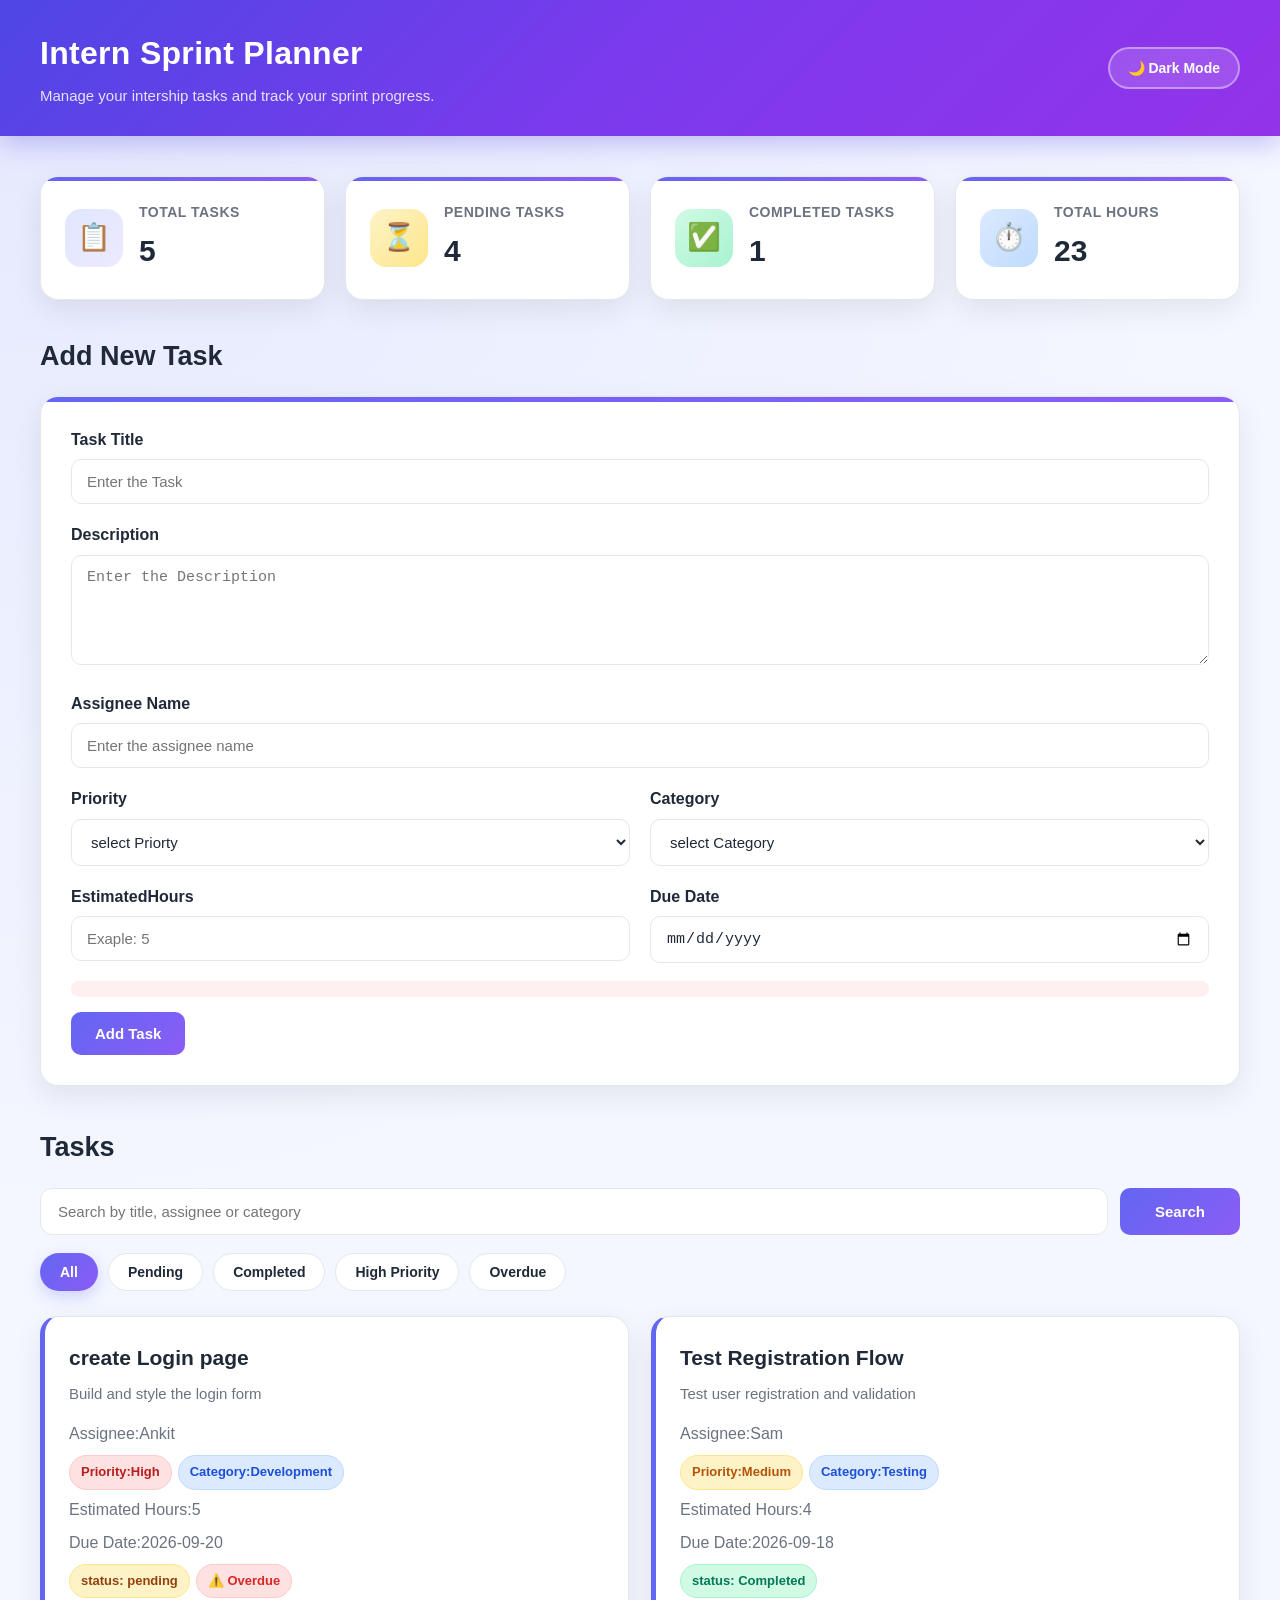
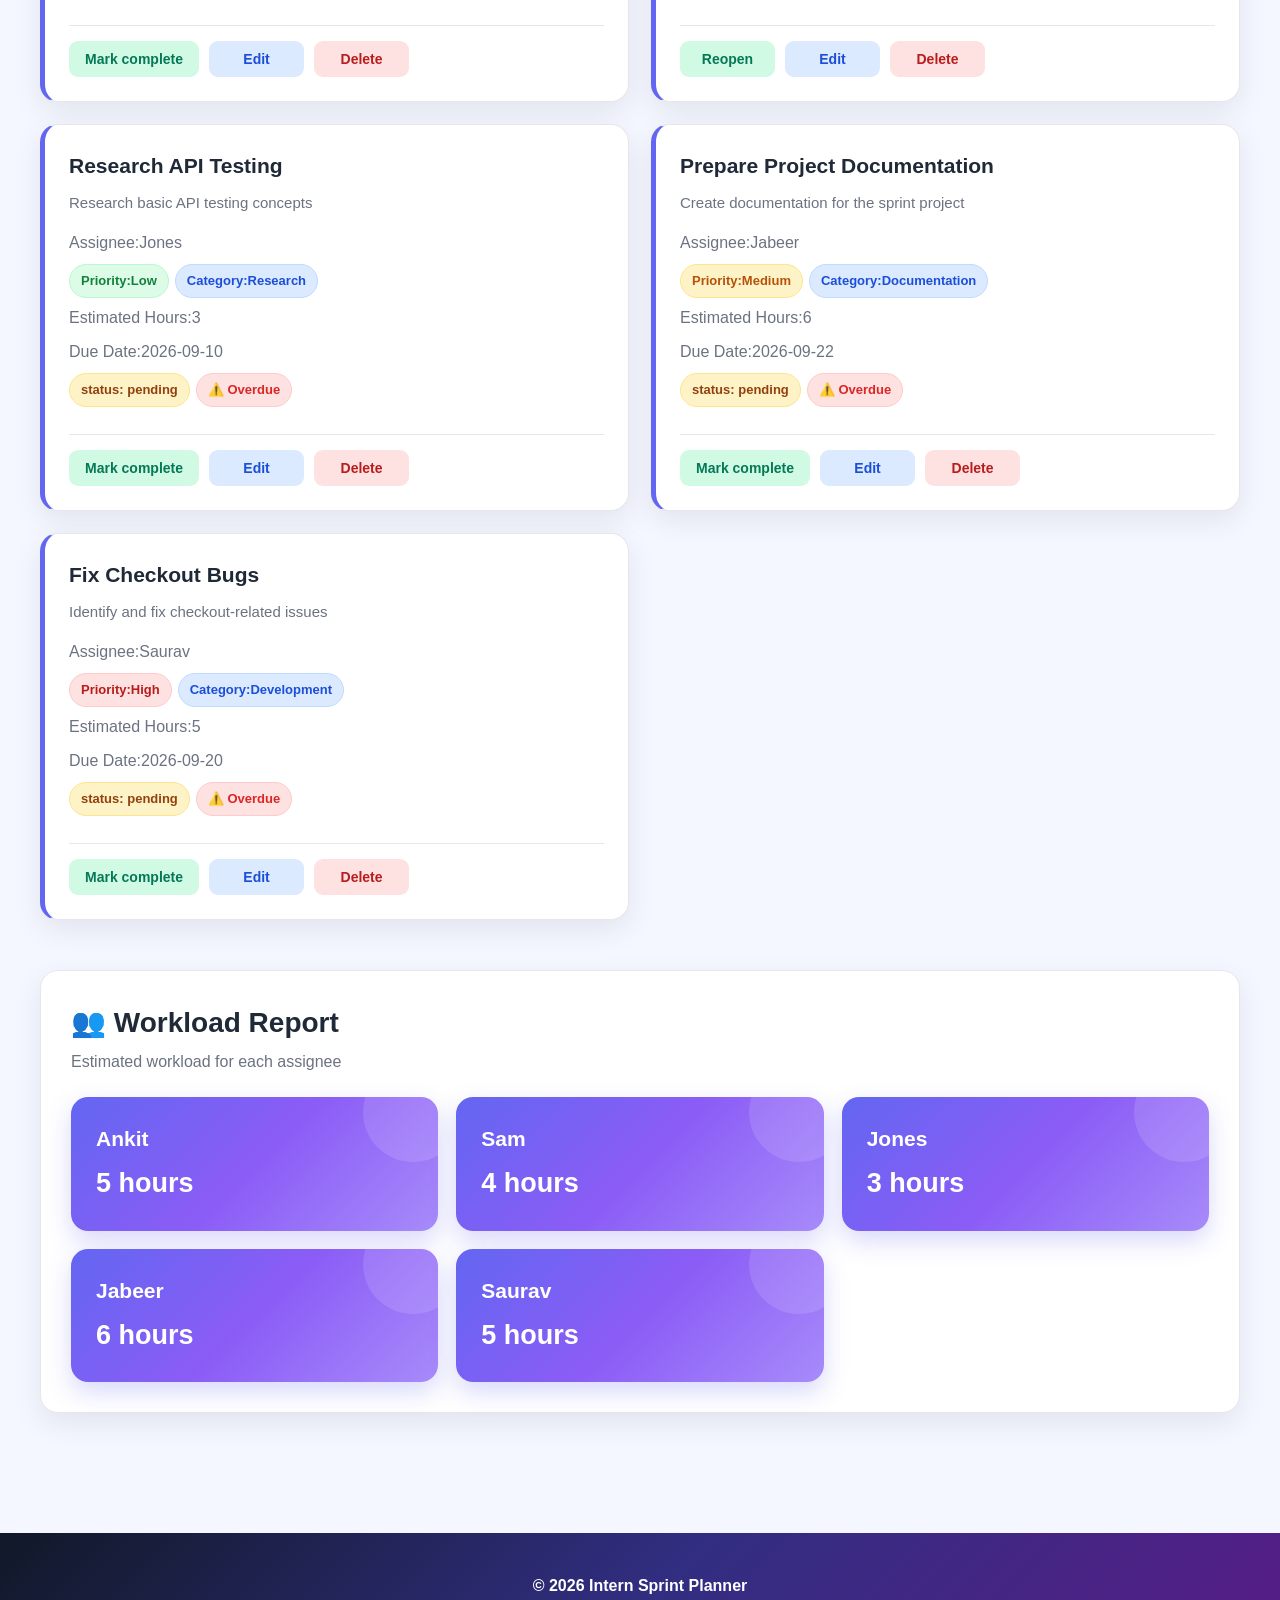
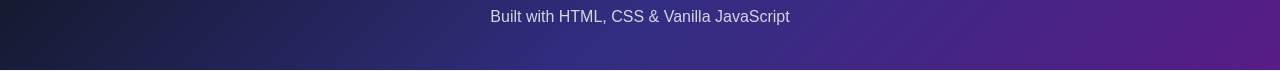
<file: Assignments/Intern_sprint_planner/Index.html>
<!DOCTYPE html>
<html lang="en">
<head>
    <meta charset="UTF-8">
    <meta name="viewport" content="width=device-width, initial-scale=1.0">
    <title>Intern Sprint Planner</title>
    <link rel="stylesheet" href="style.css">
</head>
<body>
    <header>
        <div class="container">
            <h1>Intern Sprint Planner</h1>
            <p>Manage your intership tasks and track your sprint progress.</p>
        </div>
        <button id="themeToggle" class="theme-toggle">
               🌙 Dark Mode
        </button>
    </header>
    <main class="dashboard">
        
        <section>
            <div class ="Summary-card">
                <div class ="card-Icon">📋</div>
                <div>
                  <h3>Total tasks</h3>
                  <p id="totalTasks">0</p>
                </div>
            </div>
            <div class ="Summary-card">
                <div class ="card-Icon">⏳</div>
                <div>
                  <h3>Pending tasks</h3>
                  <p id="pendingTasks">0</p>
                </div>
            </div>
            <div class ="Summary-card">
                <div class ="card-Icon">✅</div>
                <div>
                  <h3>Completed tasks</h3>
                  <p id="completedTasks">0</p>
                </div>
            </div>
            <div class ="Summary-card">
                <div class ="card-Icon">⏱️</div>
                <div>
                  <h3>Total Hours</h3>
                  <p id="totalHours">0</p>
                </div>
            </div>

        </section>

        <section class ="section">

            <h2>Add New Task</h2>
            <form id="taskForm">
               <div class="form-group">
                <label for="taskTittle">Task Title</label>
                  <input
                    type="text"
                    id="taskTitle"
                    placeholder="Enter the Task"
                  >
                </div>
               <div class="form-group">
                 <label for="taskDescription">Description</label>
                   <textarea
                     id="taskDescription"
                      placeholder="Enter the Description"
                   ></textarea>
               </div>
               <div class="form-group">
                  <label for="assignee">Assignee Name</label>
                    <input
                      type="text"
                      id="assignee"
                      placeholder="Enter the assignee name"
                    >
               </div>
              <div class="form-row">
                  <div class="form-group">
                      <label for="priority">Priority</label>

                      <select id="priority">
                        <option value="">select Priorty</option>
                        <option value="High">High</option>
                        <option value="Medium">Medium</option>
                        <option value="Low">Low</option>
                       </select>

                    </div>

                 <div class="form-group">
                    <label for="category">Category</label>

                    <select id="category">
                        <option value="">select Category</option>
                        <option value="Development">Development</option>
                        <option value="Testing">Testing</option>
                        <option value="Research">Research</option>
                        <option value="Documentation">Documentation</option>
                    </select>

                  </div>

                </div>
                
               <div class="form-row">
                 <div class="form-group">
                     <label for="estimatedHours">EstimatedHours</label>
                      <input 
                      type="number"
                      id="estimatedHours"
                      Placeholder="Exaple: 5"
                     >
                 </div>

                 <div class="form-group">
                    <label for="duedate">Due Date</label>
                    <input 
                      type="date"
                      id="dueDate"
                    >
                </div>
                
             </div>

             <div id="validationMessage"></div>

                <button type="submit" class="btn">
                   Add Task
                </button>

            </form>

        </section>

        <section class="section">
            <h2>Tasks</h2>
            <div class="search-container">
                <input
                   type="text"
                   id="searchInput"
                   placeholder="Search by title, assignee or category"
                >

                <button id ="searchButton" class="btn">
                    Search
                </button>
            </div>

            <div class="filter-Container">
                 <button class="filter-btn active" data-filter="all">
                     All
                 </button>

                 <button class="filter-btn " data-filter="pending">
                     Pending
                 </button>

                 <button class="filter-btn " data-filter="completed">
                     Completed
                 </button>
                 <button class="filter-btn " data-filter="high">
                     High Priority
                 </button>
                 <button class="filter-btn " data-filter="overdue">
                    Overdue
                 </button>

            </div>


            <div id="taskList"></div>
            <p id="emptyMessage" class="empty-message">
                 No Tasks Found.
            </p>
        </section>

        <section class="workload-section">
            <div>
              <h2>👥 Workload Report</h2>
              <p>Estimated workload for each assignee</p>
            </div>
           <div id="workloadReport"></div>
        </section>

    </main>
    <footer class="footer">
          <p>© 2026 Intern Sprint Planner</p>
          <p>Built with HTML, CSS & Vanilla JavaScript</p>
    </footer>

    <script src="script.js"></script>
</body>
</html>
</file>
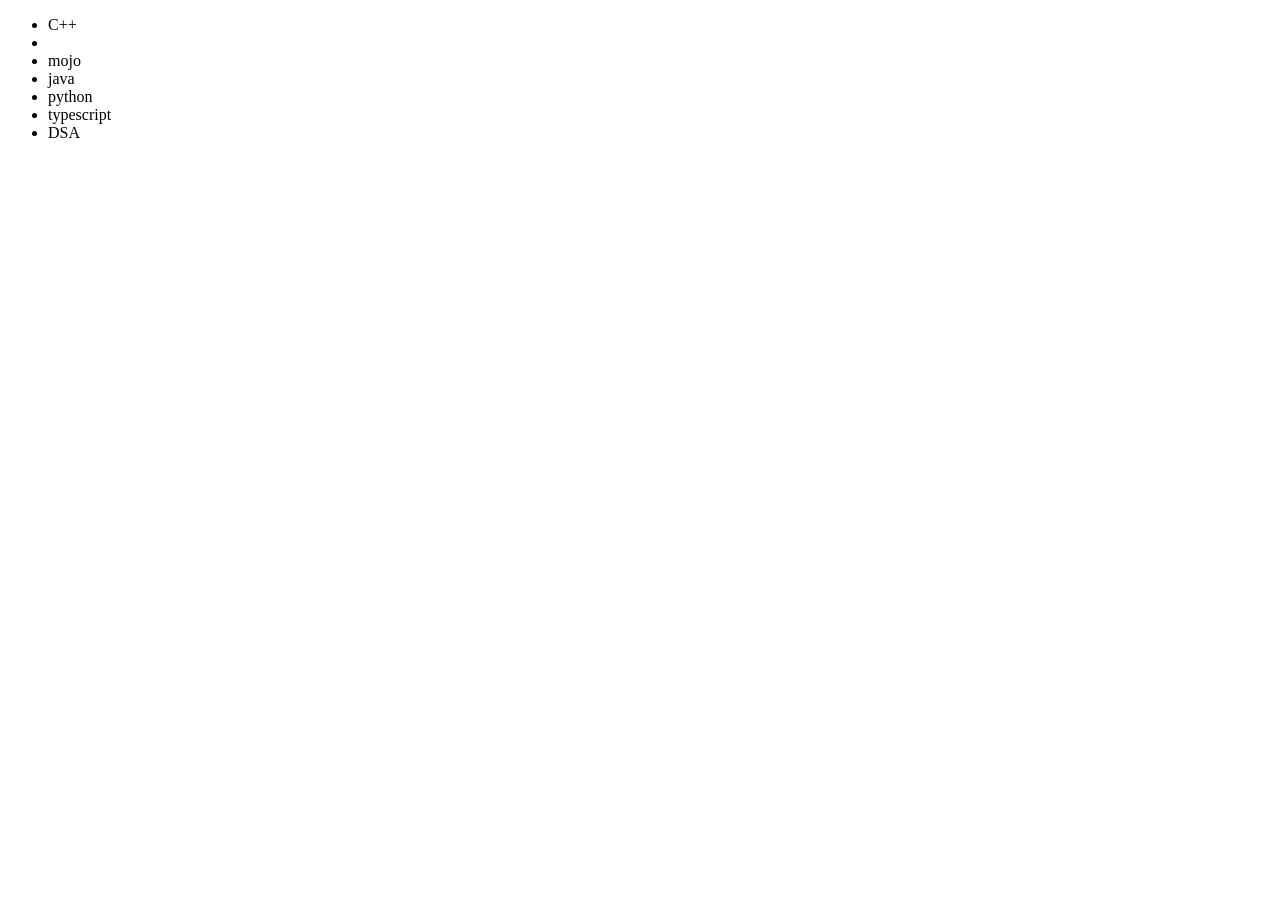
<file: DOM/Dom.html>
<!DOCTYPE html>
<html lang="en">
<head>
    <meta charset="UTF-8">
    <meta name="viewport" content="width=device-width, initial-scale=1.0">
    <title>Chai aur code</title>
</head>
<body>
    <ul class = "language">
        <li>javascript</li>
        <li>react.js</li>
        <li>java</li>
    </ul>
    
</body>
<script>
    function addLanguage(langName){
        const li =document.createElement('li');
        li.innerHTML =`${langName}`
        document.querySelector('.language').appendChild(li);
    }
    addLanguage("python")
    addLanguage("typescript")
    addLanguage("DSA")


    function addOptLan(langName){
        const li = document.createElement('li');
        li.appendChild(document.createTextNode(langName))
        document.querySelector('.language').appendChild(li)
    }
    addOptLan('Golang')

    //edit 

    const secondlan = document.querySelector("li:nth-child(2)");
    //secondlan.innerHTML ="mojo"
    const newli = document.createElement('li')
    newli.textContent ="mojo"
    secondlan.replaceWith(newli)

    //edit 

    const thirdLang =document.querySelector("li:first-child")
    thirdLang.outerHTML ='<li>C++<li>'

    //remove 
    const lastLan =document.querySelector('li:last-child')
    lastLan.remove()
</script>
</html>
</file>
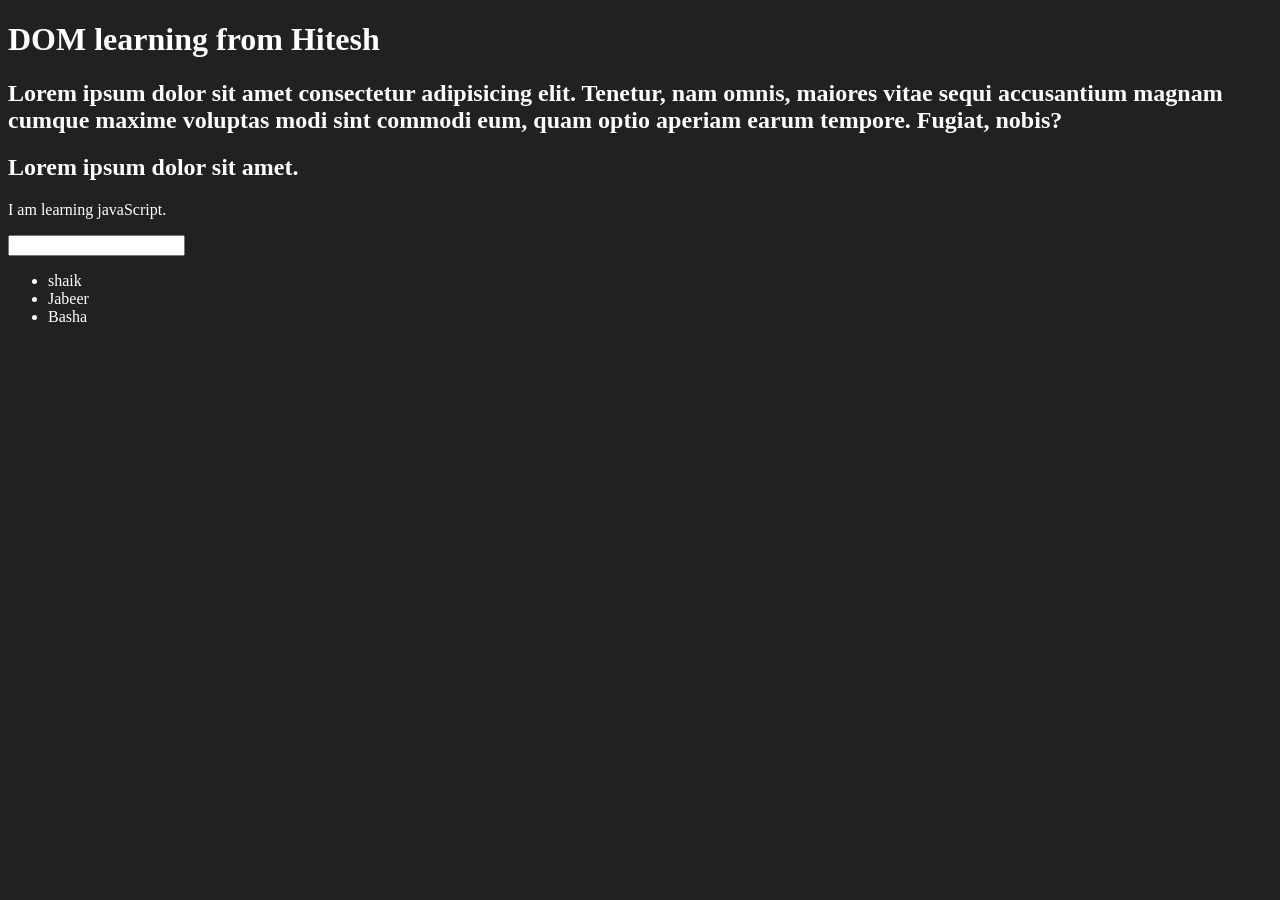
<file: DOM/domlearning.html>
<!DOCTYPE html>
<html lang="en">
<head>
    <meta charset="UTF-8">
    <meta name="viewport" content="width=device-width, initial-scale=1.0">
    <title>DOM learning</title>
    <style>.bg-black{
        background-color: #212121;
        color: #fff;
        
    } </style>
</head>
<body class = "bg-black">
    <div>
    <h1 id ="tittle" class ="heading">DOM learning from Hitesh</h1>
    <h2> Lorem ipsum dolor sit amet consectetur adipisicing elit. Tenetur, nam omnis, maiores vitae sequi accusantium magnam cumque maxime voluptas modi sint commodi eum, quam optio aperiam earum tempore. Fugiat, nobis?</h2>
    <h2>Lorem ipsum dolor sit amet.</h2>
    <p> I am learning javaScript.</p>
    <input type="password" name="" id="">

    <ul> 
        <li> shaik</li>
        <li>Jabeer </li>
        <li>Basha</li>
    </ul>
    
    </div>
</body>
</html>
</file>
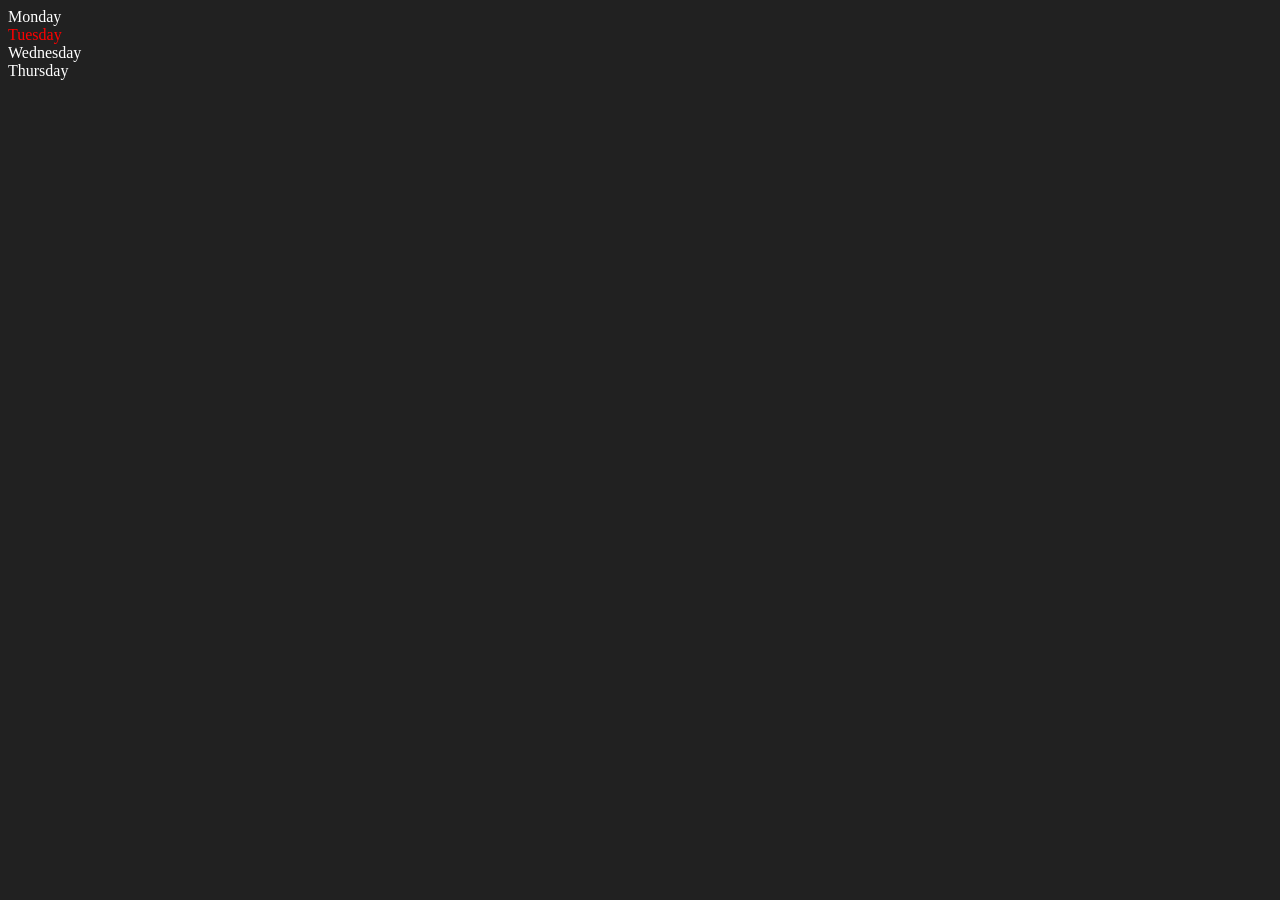
<file: DOM/domtwo.html>
<!DOCTYPE html>
<html lang="en">
<head>
    <meta charset="UTF-8">
    <meta name="viewport" content="width=device-width, initial-scale=1.0">
    <title>DOM in JavaScript</title>
</head>
<body style="background-color: #212121;
color: white;">
    <div class="parent">
        <div class="day">Monday</div>
        <div class="day">Tuesday</div>
        <div class="day">Wednesday</div>
        <div class="day">Thursday</div>
    </div>
</body>
<script>
    const parent = document.querySelector('.parent')
    console.log(parent);
    // console.log(parent.children);
    // console.log(parent.children[1].innerHTML);
    
    // for (let i = 0; i < parent.children.length; i++) {
    //     console.log(parent.children[i].innerHTML)
        
    // }
    parent.children[1].style.color ="red"
    console.log(parent.firstElelmentChild);
     console.log(parent.lastElelmentChild);
    
    const dayone = document.querySelector('.day')
    // console.log(dayone);
    // console.log(dayone.parentElement);
    // console.log(dayone.nextElementSibling);
    console.log("NODES:",partent.childNodes);
    
</script>
</html>
</file>
<file: Assignments/Intern_sprint_planner/style.css>
/* =====================================================
   RESET
===================================================== */

* {
    margin: 0;
    padding: 0;
    box-sizing: border-box;
}


/* =====================================================
   LIGHT THEME VARIABLES
===================================================== */

:root {

    --primary: #6366f1;
    --primary-dark: #4f46e5;
    --secondary: #8b5cf6;

    --success: #10b981;
    --warning: #f59e0b;
    --danger: #ef4444;
    --info: #3b82f6;

    --text: #1f2937;
    --text-light: #6b7280;

    --background: #f4f7ff;
    --surface: #ffffff;

    --border: #e5e7eb;

    --shadow:
        0 10px 30px rgba(0, 0, 0, 0.08);

    --shadow-hover:
        0 18px 40px rgba(0, 0, 0, 0.14);

    --radius: 18px;
}


/* =====================================================
   DARK THEME
===================================================== */

body.dark-mode {

    --primary: #818cf8;
    --primary-dark: #6366f1;
    --secondary: #a78bfa;

    --success: #34d399;
    --warning: #fbbf24;
    --danger: #f87171;
    --info: #60a5fa;

    --text: #f8fafc;
    --text-light: #aeb8c7;

    --background: #0b1220;
    --surface: #182235;

    --border: #2d3a4e;

    --shadow:
        0 10px 30px rgba(0, 0, 0, 0.35);

    --shadow-hover:
        0 18px 40px rgba(0, 0, 0, 0.5);
}


/* =====================================================
   BODY
===================================================== */

body {

    font-family:
        Arial,
        Helvetica,
        sans-serif;

    background:
        radial-gradient(
            circle at top left,
            rgba(99, 102, 241, 0.10),
            transparent 35%
        ),
        var(--background);

    color: var(--text);

    min-height: 100vh;

    line-height: 1.6;

    transition:
        background 0.3s ease,
        color 0.3s ease;
}


/* =====================================================
   HEADER
===================================================== */

header {

    background:
        linear-gradient(
            135deg,
            #4f46e5,
            #7c3aed,
            #9333ea
        );

    color: white;

    padding: 28px 40px;

    box-shadow:
        0 8px 25px rgba(79, 70, 229, 0.3);

    display: flex;

    align-items: center;

    justify-content: space-between;

    gap: 20px;

    position: sticky;

    top: 0;

    z-index: 100;
}


header .container {

    max-width: 1200px;

    margin: 0;

}


header h1 {

    font-size: 32px;

    font-weight: 800;

    margin-bottom: 5px;

    letter-spacing: 0.3px;
}


header p {

    color: rgba(255, 255, 255, 0.85);

    font-size: 15px;
}


/* =====================================================
   DARK MODE BUTTON
===================================================== */

.theme-toggle {

    border: 2px solid rgba(255, 255, 255, 0.4);

    background:
        rgba(255, 255, 255, 0.15);

    color: white;

    padding: 11px 18px;

    border-radius: 30px;

    cursor: pointer;

    font-size: 14px;

    font-weight: bold;

    white-space: nowrap;

    backdrop-filter: blur(10px);

    transition: all 0.3s ease;
}


.theme-toggle:hover {

    background: white;

    color: #4f46e5;

    transform: translateY(-2px);

    box-shadow:
        0 8px 20px rgba(0, 0, 0, 0.2);
}


/* =====================================================
   MAIN CONTAINER
===================================================== */

main.dashboard {

    max-width: 1250px;

    margin: 0 auto;

    padding: 40px 25px;
}


/* =====================================================
   DASHBOARD SUMMARY
===================================================== */

main.dashboard > section:first-child {

    display: grid;

    grid-template-columns:
        repeat(4, 1fr);

    gap: 20px;

    margin-bottom: 35px;
}


/*
   Your HTML currently puts all Summary-card
   elements inside the first section.
*/

main.dashboard > section:first-child .Summary-card {

    background: var(--surface);

    border: 1px solid var(--border);

    border-radius: var(--radius);

    padding: 24px;

    display: flex;

    align-items: center;

    gap: 16px;

    box-shadow: var(--shadow);

    transition: all 0.3s ease;

    position: relative;

    overflow: hidden;
}


.Summary-card::before {

    content: "";

    position: absolute;

    top: 0;

    left: 0;

    width: 100%;

    height: 4px;

    background:
        linear-gradient(
            90deg,
            var(--primary),
            var(--secondary)
        );
}


.Summary-card:hover {

    transform: translateY(-7px);

    box-shadow: var(--shadow-hover);
}


/* =====================================================
   SUMMARY ICON
===================================================== */

.card-Icon {

    width: 58px;

    height: 58px;

    min-width: 58px;

    border-radius: 16px;

    display: flex;

    align-items: center;

    justify-content: center;

    font-size: 27px;

    background:
        linear-gradient(
            135deg,
            #e0e7ff,
            #ede9fe
        );
}


/* Different icons */

.Summary-card:nth-child(2) .card-Icon {

    background:
        linear-gradient(
            135deg,
            #fef3c7,
            #fde68a
        );
}


.Summary-card:nth-child(3) .card-Icon {

    background:
        linear-gradient(
            135deg,
            #d1fae5,
            #a7f3d0
        );
}


.Summary-card:nth-child(4) .card-Icon {

    background:
        linear-gradient(
            135deg,
            #dbeafe,
            #bfdbfe
        );
}


.Summary-card h3 {

    font-size: 14px;

    color: var(--text-light);

    margin-bottom: 3px;

    text-transform: uppercase;

    letter-spacing: 0.5px;
}


.Summary-card p {

    font-size: 30px;

    font-weight: 800;

    color: var(--text);
}


/* =====================================================
   GENERAL SECTIONS
===================================================== */

.section {

    margin-bottom: 40px;
}


.section h2 {

    font-size: 27px;

    margin-bottom: 18px;
}


/* =====================================================
   FORM
===================================================== */

#taskForm {

    background: var(--surface);

    border: 1px solid var(--border);

    border-radius: var(--radius);

    padding: 30px;

    box-shadow: var(--shadow);

    position: relative;

    overflow: hidden;
}


#taskForm::before {

    content: "";

    position: absolute;

    top: 0;

    left: 0;

    width: 100%;

    height: 5px;

    background:
        linear-gradient(
            90deg,
            var(--primary),
            var(--secondary)
        );
}


.form-group {

    margin-bottom: 18px;
}


.form-group label {

    display: block;

    font-weight: 700;

    margin-bottom: 7px;

    color: var(--text);
}


.form-group input,
.form-group textarea,
.form-group select {

    width: 100%;

    padding: 13px 15px;

    border: 1px solid var(--border);

    border-radius: 10px;

    background: var(--surface);

    color: var(--text);

    font-size: 15px;

    outline: none;

    transition: all 0.25s ease;
}


.form-group input:focus,
.form-group textarea:focus,
.form-group select:focus {

    border-color: var(--primary);

    box-shadow:
        0 0 0 3px rgba(99, 102, 241, 0.15);
}


.form-group textarea {

    min-height: 110px;

    resize: vertical;
}


.form-row {

    display: grid;

    grid-template-columns:
        1fr 1fr;

    gap: 20px;
}


/* =====================================================
   ADD TASK BUTTON
===================================================== */

.btn {

    border: none;

    background:
        linear-gradient(
            135deg,
            var(--primary),
            var(--secondary)
        );

    color: white;

    padding: 13px 24px;

    border-radius: 10px;

    cursor: pointer;

    font-weight: 700;

    font-size: 15px;

    transition: all 0.3s ease;
}


.btn:hover {

    transform: translateY(-2px);

    box-shadow:
        0 8px 20px rgba(99, 102, 241, 0.35);
}


/* =====================================================
   VALIDATION
===================================================== */

#validationMessage {

    color: var(--danger);

    background:
        rgba(239, 68, 68, 0.08);

    border-radius: 8px;

    padding: 8px 12px;

    margin-bottom: 15px;

    font-weight: 600;
}


/* =====================================================
   SEARCH
===================================================== */

.search-container {

    display: flex;

    gap: 12px;

    margin-bottom: 18px;
}


#searchInput {

    flex: 1;

    padding: 14px 17px;

    border-radius: 12px;

    border: 1px solid var(--border);

    background: var(--surface);

    color: var(--text);

    font-size: 15px;

    outline: none;
}


#searchInput:focus {

    border-color: var(--primary);

    box-shadow:
        0 0 0 3px rgba(99, 102, 241, 0.15);
}


#searchButton {

    min-width: 120px;
}


/* =====================================================
   FILTER BUTTONS
===================================================== */

.filter-Container {

    display: flex;

    flex-wrap: wrap;

    gap: 10px;

    margin-bottom: 25px;
}


.filter-btn {

    padding: 10px 19px;

    border-radius: 30px;

    border: 1px solid var(--border);

    background: var(--surface);

    color: var(--text);

    cursor: pointer;

    font-size: 14px;

    font-weight: 600;

    transition: all 0.25s ease;
}


.filter-btn:hover {

    border-color: var(--primary);

    color: var(--primary);

    transform: translateY(-2px);
}


.filter-btn.active {

    background:
        linear-gradient(
            135deg,
            var(--primary),
            var(--secondary)
        );

    color: white;

    border-color: transparent;

    box-shadow:
        0 6px 15px rgba(99, 102, 241, 0.25);
}


/* =====================================================
   TASK LIST
===================================================== */

#taskList {

    display: grid;

    grid-template-columns:
        repeat(2, 1fr);

    gap: 22px;
}


/* =====================================================
   TASK CARD
===================================================== */

.task-card {

    background: var(--surface);

    border: 1px solid var(--border);

    border-left: 5px solid var(--primary);

    border-radius: var(--radius);

    padding: 24px;

    box-shadow: var(--shadow);

    transition: all 0.3s ease;

    position: relative;
}


.task-card:hover {

    transform: translateY(-5px);

    box-shadow: var(--shadow-hover);
}


/* Task title */

.task-card h3 {

    font-size: 21px;

    margin-bottom: 8px;

    color: var(--text);
}


/* Description */

.task-card > p:first-of-type {

    color: var(--text-light);

    font-size: 15px;

    margin-bottom: 15px;
}


/* =====================================================
   TASK INFORMATION
===================================================== */

.task-card p {

    margin-bottom: 8px;

    color: var(--text-light);
}


/* =====================================================
   BADGES
===================================================== */

.task-badge {

    display: inline-block;

    padding: 6px 11px;

    border-radius: 20px;

    font-size: 13px !important;

    font-weight: 700;

    margin-right: 6px;

    margin-bottom: 7px !important;
}


/* HIGH */

.priority-high {

    background: #fee2e2;

    color: #b91c1c !important;

    border: 1px solid #fecaca;
}


/* MEDIUM */

.priority-medium {

    background: #fef3c7;

    color: #b45309 !important;

    border: 1px solid #fde68a;
}


/* LOW */

.priority-low {

    background: #dcfce7;

    color: #15803d !important;

    border: 1px solid #bbf7d0;
}


/* CATEGORY */

.category-badge {

    background: #dbeafe;

    color: #1d4ed8 !important;

    border: 1px solid #bfdbfe;
}


/* COMPLETED */

.status-completed {

    background: #d1fae5;

    color: #047857 !important;

    border: 1px solid #a7f3d0;
}


/* PENDING */

.status-pending {

    background: #fef3c7;

    color: #92400e !important;

    border: 1px solid #fde68a;
}


/* OVERDUE */

.overdue-badge {

    background: #fee2e2;

    color: #dc2626 !important;

    border: 1px solid #fecaca;

    animation: overduePulse 1.8s infinite;
}


@keyframes overduePulse {

    0% {
        box-shadow: 0 0 0 0 rgba(239, 68, 68, 0.2);
    }

    70% {
        box-shadow: 0 0 0 7px rgba(239, 68, 68, 0);
    }

    100% {
        box-shadow: 0 0 0 0 rgba(239, 68, 68, 0);
    }
}


/* =====================================================
   TASK ACTION BUTTONS
===================================================== */

.task-actions {

    display: flex;

    flex-wrap: wrap;

    gap: 10px;

    margin-top: 20px;

    padding-top: 15px;

    border-top: 1px solid var(--border);
}


.task-actions button {

    border: none;

    padding: 10px 16px;

    border-radius: 9px;

    cursor: pointer;

    font-size: 14px;

    font-weight: 700;

    transition: all 0.25s ease;

    min-width: 95px;
}


.task-actions button:hover {

    transform: translateY(-2px);

    box-shadow:
        0 5px 12px rgba(0,0,0,0.12);
}


/* COMPLETE */

.complete-btn {

    background: #d1fae5;

    color: #047857;
}


/* EDIT */

.edit-btn {

    background: #dbeafe;

    color: #1d4ed8;
}


/* DELETE */

.delete-btn {

    background: #fee2e2;

    color: #b91c1c;
}


/* =====================================================
   WORKLOAD REPORT
===================================================== */

.workload-section {

    margin-top: 50px;

    margin-bottom: 50px;

    padding: 30px;

    background: var(--surface);

    border: 1px solid var(--border);

    border-radius: var(--radius);

    box-shadow: var(--shadow);
}


.workload-section h2 {

    font-size: 28px;

    margin-bottom: 3px;
}


.workload-section > div:first-child p {

    color: var(--text-light);

    margin-bottom: 22px;
}


#workloadReport {

    display: grid;

    grid-template-columns:
        repeat(3, 1fr);

    gap: 18px;
}


.workload-card {

    background:
        linear-gradient(
            135deg,
            #6366f1,
            #8b5cf6,
            #a78bfa
        );

    color: white;

    padding: 25px;

    border-radius: 17px;

    box-shadow:
        0 10px 25px rgba(99, 102, 241, 0.25);

    transition: all 0.3s ease;

    position: relative;

    overflow: hidden;
}


.workload-card::after {

    content: "";

    position: absolute;

    width: 100px;

    height: 100px;

    border-radius: 50%;

    background:
        rgba(255,255,255,0.12);

    top: -35px;

    right: -25px;
}


.workload-card:hover {

    transform: translateY(-6px) scale(1.02);

    box-shadow:
        0 16px 35px rgba(99, 102, 241, 0.35);
}


.workload-card h3 {

    color: white;

    font-size: 21px;

    margin-bottom: 7px;

    position: relative;

    z-index: 1;
}


.workload-card p {

    color: white;

    font-size: 27px;

    font-weight: 800;

    position: relative;

    z-index: 1;
}


/* =====================================================
   EMPTY MESSAGE
===================================================== */

.empty-message {

    text-align: center;

    padding: 35px;

    color: var(--text-light);

    background: var(--surface);

    border: 1px dashed var(--border);

    border-radius: 14px;
}


/* =====================================================
   FOOTER
===================================================== */

.footer {

    background:
        linear-gradient(
            135deg,
            #111827,
            #312e81,
            #581c87
        );

    color: white;

    text-align: center;

    padding: 35px 20px;

    margin-top: 30px;
}


.footer p {

    margin: 5px;

    color: rgba(255,255,255,0.8);
}


.footer p:first-child {

    color: white;

    font-weight: 700;
}


/* =====================================================
   TABLET
===================================================== */

@media (max-width: 1000px) {

    main.dashboard > section:first-child {

        grid-template-columns:
            repeat(2, 1fr);
    }


    #taskList {

        grid-template-columns: 1fr;
    }


    #workloadReport {

        grid-template-columns:
            repeat(2, 1fr);
    }
}


/* =====================================================
   MOBILE
===================================================== */

@media (max-width: 650px) {

    header {

        padding: 20px;

        flex-direction: column;

        align-items: stretch;

        text-align: center;
    }


    header .container {

        max-width: 100%;
    }


    header h1 {

        font-size: 25px;
    }


    .theme-toggle {

        width: 100%;
    }


    main.dashboard {

        padding: 25px 15px;
    }


    main.dashboard > section:first-child {

        grid-template-columns: 1fr;

        gap: 15px;
    }


    .form-row {

        grid-template-columns: 1fr;

        gap: 0;
    }


    #taskForm {

        padding: 20px;
    }


    .search-container {

        flex-direction: column;
    }


    #searchButton {

        width: 100%;
    }


    .filter-Container {

        gap: 8px;
    }


    .filter-btn {

        padding: 9px 14px;

        font-size: 13px;
    }


    #taskList {

        grid-template-columns: 1fr;
    }


    .task-card {

        padding: 20px;
    }


    .task-actions {

        display: grid;

        grid-template-columns: 1fr;

        gap: 8px;
    }


    .task-actions button {

        width: 100%;
    }


    .workload-section {

        padding: 20px;
    }


    #workloadReport {

        grid-template-columns: 1fr;
    }


    .workload-card {

        padding: 22px;
    }
}
</file>
